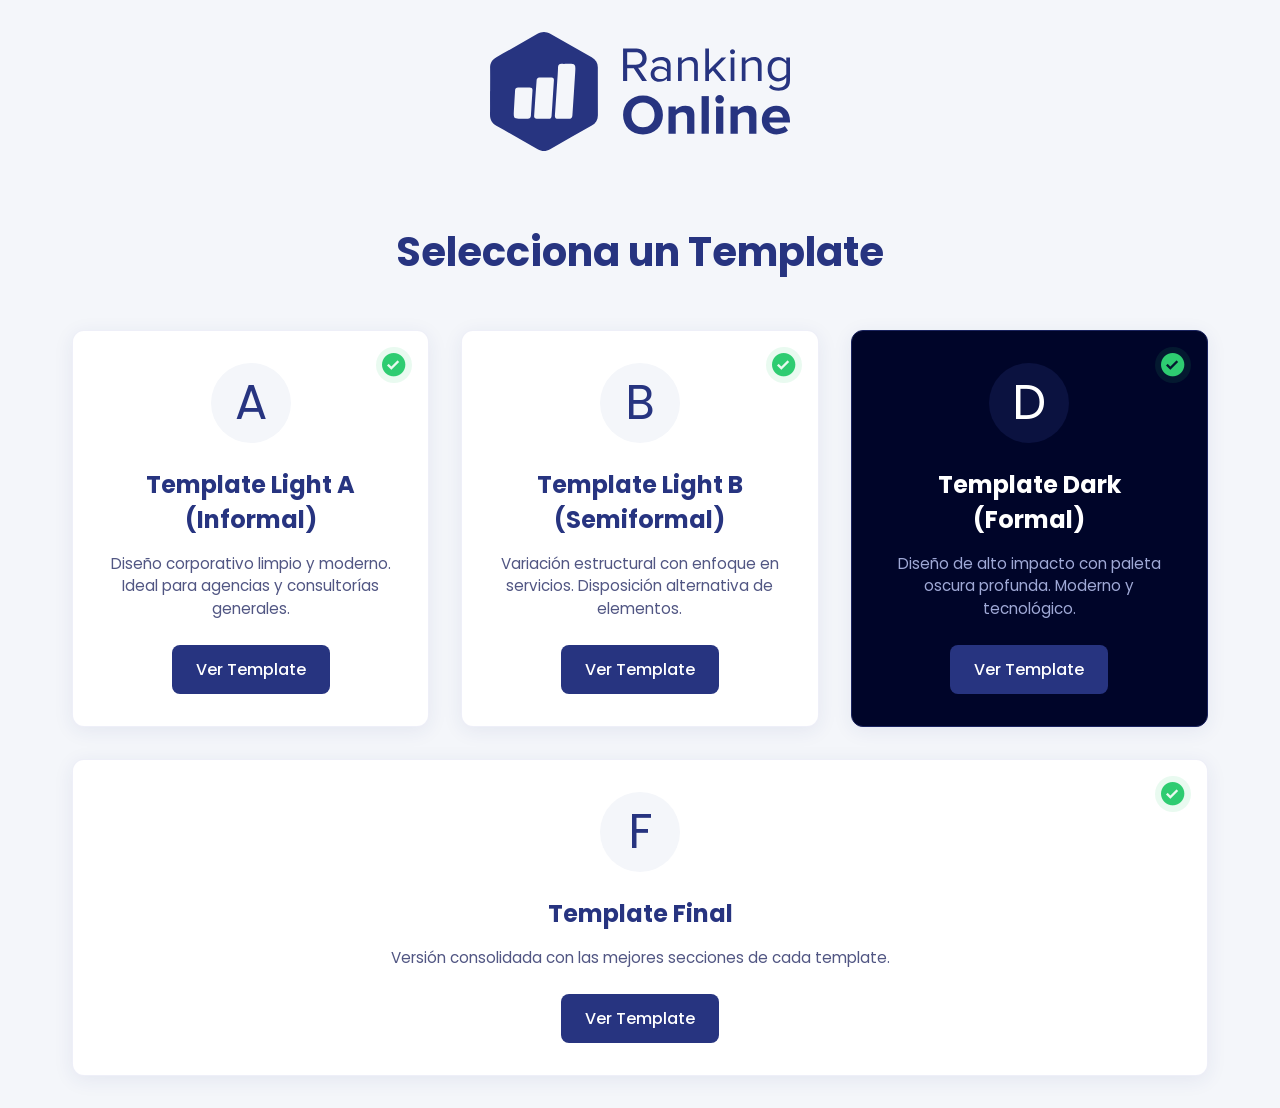
<file: index.html>
<!DOCTYPE html>
<html lang="es">

<head>
    <meta charset="UTF-8">
    <meta name="viewport" content="width=device-width, initial-scale=1.0">
    <title>Ranking Online - Templates</title>
    <!-- Google Fonts: Poppins -->
    <link rel="preconnect" href="https://fonts.googleapis.com">
    <link rel="preconnect" href="https://fonts.gstatic.com" crossorigin>
    <link href="https://fonts.googleapis.com/css2?family=Poppins:wght@300;400;500;600;700&display=swap"
        rel="stylesheet">
    <!-- Boxicons CDN -->
    <link href='https://unpkg.com/boxicons@2.1.4/css/boxicons.min.css' rel='stylesheet'>
    <style>
        :root {
            --brand-primary: #273480;
            --accent: #2405E5;
            --text-main: #515683;
            --bg-light: #F4F6FA;
            --white: #FFFFFF;
            --success: #2ECC71;
        }

        * {
            margin: 0;
            padding: 0;
            box-sizing: border-box;
        }

        body {
            font-family: 'Poppins', sans-serif;
            background-color: var(--bg-light);
            color: var(--text-main);
            display: flex;
            justify-content: center;
            align-items: center;
            min-height: 100vh;
        }

        .container {
            max-width: 1200px;
            width: 100%;
            padding: 2rem;
            text-align: center;
        }

        h1 {
            color: var(--brand-primary);
            margin-bottom: 3rem;
            font-size: 2.5rem;
            font-weight: 700;
        }

        .cards-grid {
            display: grid;
            grid-template-columns: repeat(auto-fit, minmax(300px, 1fr));
            gap: 2rem;
            justify-content: center;
        }

        .card {
            background: var(--white);
            border-radius: 12px;
            padding: 2rem;
            box-shadow: 0 4px 20px rgba(39, 52, 128, 0.08);
            transition: transform 0.3s ease, box-shadow 0.3s ease;
            text-decoration: none;
            color: inherit;
            display: flex;
            flex-direction: column;
            align-items: center;
            border: 1px solid rgba(197, 203, 230, 0.3);
            position: relative;
            /* Anchor for check */
            overflow: hidden;
        }

        .card:hover {
            transform: translateY(-5px);
            box-shadow: 0 12px 30px rgba(39, 52, 128, 0.15);
            border-color: var(--accent);
        }

        .card-icon {
            font-size: 3rem;
            margin-bottom: 1.5rem;
            background: var(--bg-light);
            width: 80px;
            height: 80px;
            display: flex;
            align-items: center;
            justify-content: center;
            border-radius: 50%;
            color: var(--brand-primary);
        }

        .card h2 {
            font-size: 1.5rem;
            margin-bottom: 1rem;
            color: var(--brand-primary);
        }

        .card p {
            font-size: 0.95rem;
            margin-bottom: 1.5rem;
            line-height: 1.5;
        }

        .btn-link {
            padding: 0.75rem 1.5rem;
            background-color: var(--brand-primary);
            color: var(--white);
            border-radius: 8px;
            font-weight: 500;
            transition: background 0.3s;
        }

        .card:hover .btn-link {
            background-color: var(--accent);
        }

        .status-check {
            position: absolute;
            top: 1rem;
            right: 1rem;
            font-size: 1.75rem;
            color: var(--success);
            background: rgba(46, 204, 113, 0.1);
            border-radius: 50%;
            padding: 0.25rem;
        }

        .logo-main {
            max-width: 300px;
            height: auto;
            margin-bottom: 4rem;
            display: inline-block;
        }

        .card-full-width {
            grid-column: 1 / -1;
        }
    </style>
</head>

<body>

    <div class="container">
        <img src="assets/logos/logo_full.svg" alt="Ranking Online Logo" class="logo-main">
        <h1>Selecciona un Template</h1>

        <div class="cards-grid">
            <!-- Card Template Light A -->
            <a href="screens/template-light-a/index.html" class="card">
                <i class='bx bxs-check-circle status-check'></i>
                <div class="card-icon">A</div>
                <h2>Template Light A (Informal)</h2>
                <p>Diseño corporativo limpio y moderno. Ideal para agencias y consultorías generales.</p>
                <div class="btn-link">Ver Template</div>
            </a>

            <!-- Card Template Light B -->
            <a href="screens/template-light-b/index.html" class="card">
                <i class='bx bxs-check-circle status-check'></i>
                <div class="card-icon">B</div>
                <h2>Template Light B (Semiformal)</h2>
                <p>Variación estructural con enfoque en servicios. Disposición alternativa de elementos.</p>
                <div class="btn-link">Ver Template</div>
            </a>

            <!-- Card Template Dark -->
            <a href="screens/template-dark/index.html" class="card"
                style="background-color: #000529; border-color: #1A235E;">
                <i class='bx bxs-check-circle status-check'></i>
                <div class="card-icon" style="background-color: #0B1240; color: #FFFFFF;">D</div>
                <h2 style="color: #FFFFFF;">Template Dark (Formal)</h2>
                <p style="color: #9FA9D6;">Diseño de alto impacto con paleta oscura profunda. Moderno y tecnológico.</p>
                <div class="btn-link">Ver Template</div>
            </a>

            <!-- Card Template Final -->
            <a href="screens/template-final/index.html" class="card card-full-width">
                <i class='bx bxs-check-circle status-check'></i>
                <div class="card-icon">F</div>
                <h2>Template Final</h2>
                <p>Versión consolidada con las mejores secciones de cada template.</p>
                <div class="btn-link">Ver Template</div>
            </a>
        </div>
    </div>

</body>

</html>
</file>
